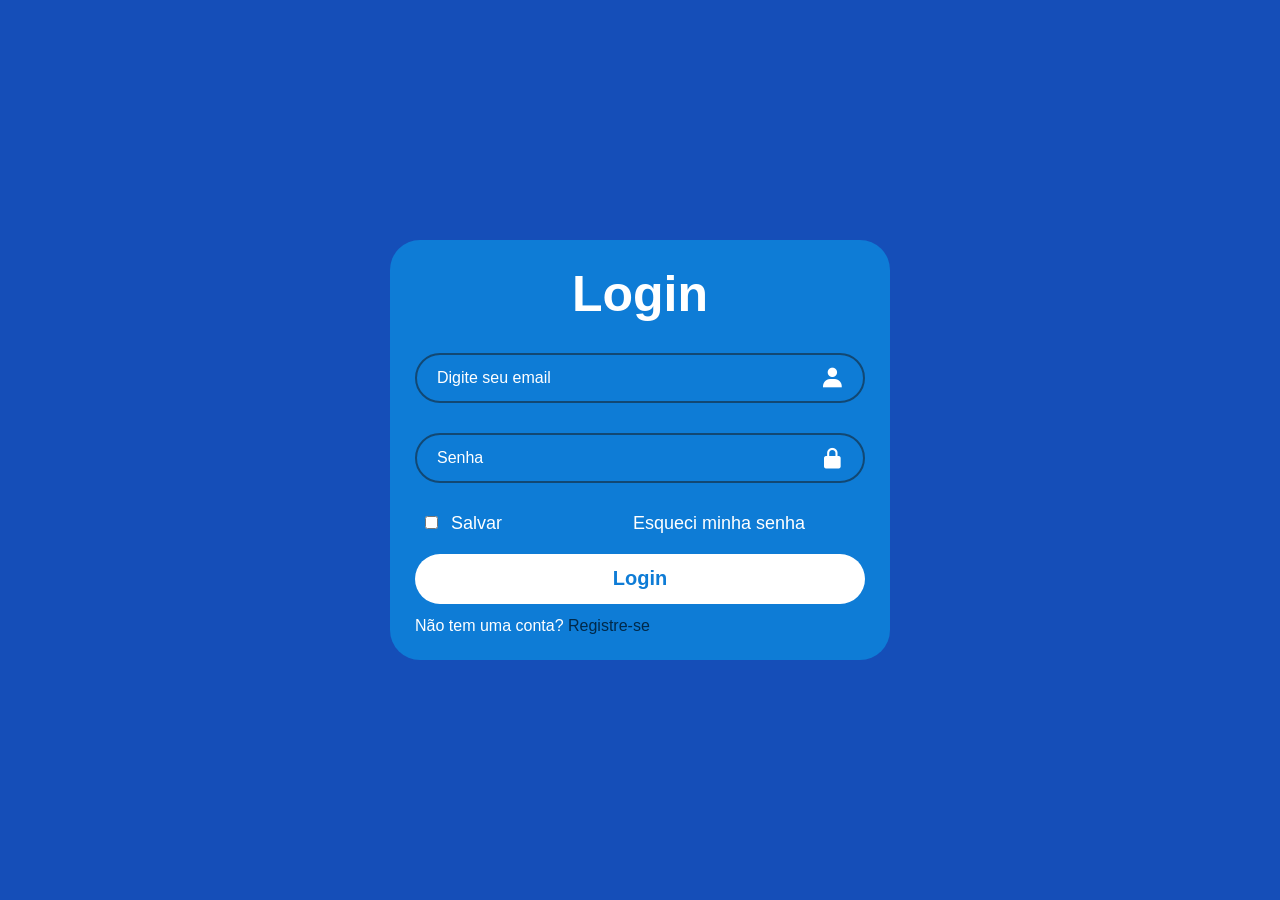
<file: Sistema de Login(Oficial)/index.html>
<!DOCTYPE html>
<html lang="pt-br">
<head>
    <meta charset="UTF-8">
    <meta name="viewport" content="width=device-width, initial-scale=1.0">
    <title>Pagina Inicial</title>
    <link rel="stylesheet" href="style.css">
    <link href='https://unpkg.com/boxicons@2.1.4/css/boxicons.min.css' rel='stylesheet'>
</head>
<body>
    <div class="cadastro">
        <form id="loginForm">
            <h1>Login</h1>
            <div class="input-box">
                <input type="email" id="loginEmail" placeholder="Digite seu email" required>
                <i class='bx bxs-user'></i>
            </div>
            <div class="input-box">
                <input type="password" id="loginPassword" placeholder="Senha" required>
                <i class='bx bxs-lock-alt'></i>
            </div>
            <div class="remember-forgot">
                <label> <input type="checkbox"> Salvar</label>
                <a href="senha.html">Esqueci minha senha</a>
            </div>
            <button class="btn" type="submit">Login</button>
            <div class="register-link">
                <p>Não tem uma conta? <a href="cadastro.html">Registre-se</a></p>
            </div>
        </form>
    </div>

    <script src="app.js"></script>
</body>
</html>
</file>
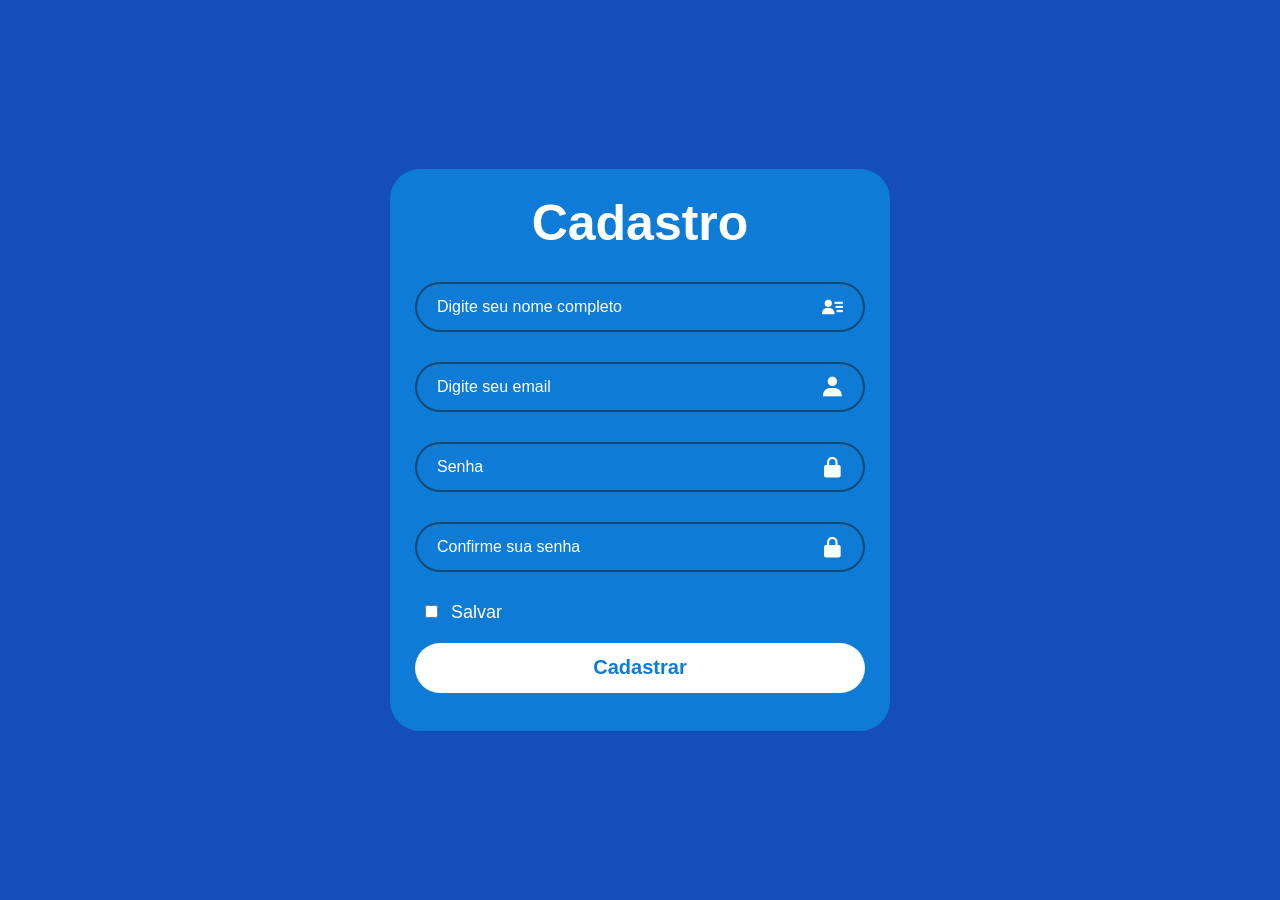
<file: Sistema de Login(Oficial)/cadastro.html>
<!DOCTYPE html>
<html lang="pt-br">
<head>
    <meta charset="UTF-8">
    <meta name="viewport" content="width=device-width, initial-scale=1.0">
    <title>Cadastro</title>
    <link rel="stylesheet" type="text/css" href="style.css">
    <link href='https://unpkg.com/boxicons@2.1.4/css/boxicons.min.css' rel='stylesheet'>
</head>
<body>
    <div class="cadastro">
        <form id="cadastroForm">
            <h1>Cadastro</h1>
            
            <div class="input-box">
                <input type="text" id="cadastroName" placeholder="Digite seu nome completo" required>
                <i class='bx bxs-user-detail'></i>
            </div>

            <div class="input-box">
                <input type="email" id="cadastroEmail" placeholder="Digite seu email" required>
                <i class='bx bxs-user'></i>
            </div>

            <div class="input-box">
                <input type="password" id="cadastroPassword" placeholder="Senha" required>
                <i class='bx bxs-lock-alt'></i>
            </div>

            <div class="input-box">
                <input type="password" id="cadastroConfirmPassword" placeholder="Confirme sua senha" required>
                <i class='bx bxs-lock-alt'></i>
            </div>

            <div class="remember-forgot">
                <label> <input type="checkbox"> Salvar</label>
            </div>

            <button class="btn2" type="submit">Cadastrar</button>
        </form>
    </div>

    <script src="app.js"></script>
</body>
</html>
</file>
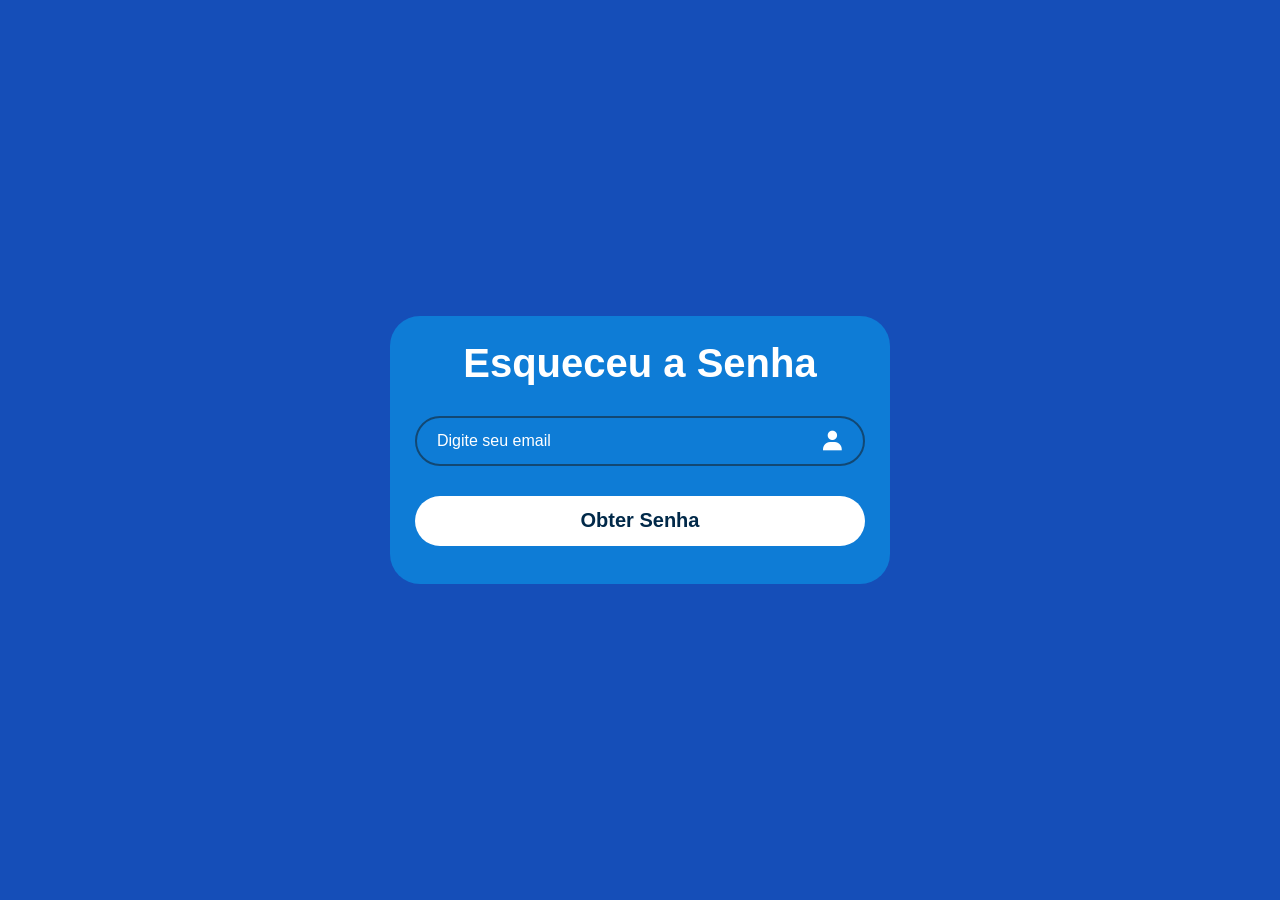
<file: Sistema de Login(Oficial)/senha.html>
<!DOCTYPE html>
<html lang="pt-br">
<head>
    <meta charset="UTF-8">
    <meta name="viewport" content="width=device-width, initial-scale=1.0">
    <title>Esqueceu a Senha</title>
    <link rel="stylesheet" href="senha.css">
    <link rel="stylesheet" type="text/css" href="senha.css">
    <link href='https://unpkg.com/boxicons@2.1.4/css/boxicons.min.css' rel='stylesheet'>
</head>
<body>
    <div class="cadastro">
        <form action="">
            <h1>Esqueceu a Senha</h1>
            <div class= "input-box">
                <input type="email" placeholder="Digite seu email" required>
                <i class='bx bxs-user'></i>
            </div>
            <button class="btn" type="submit"><a href="index.html">Obter Senha</a></button>
        </form>
    </div>
</body>
</html>
</file>
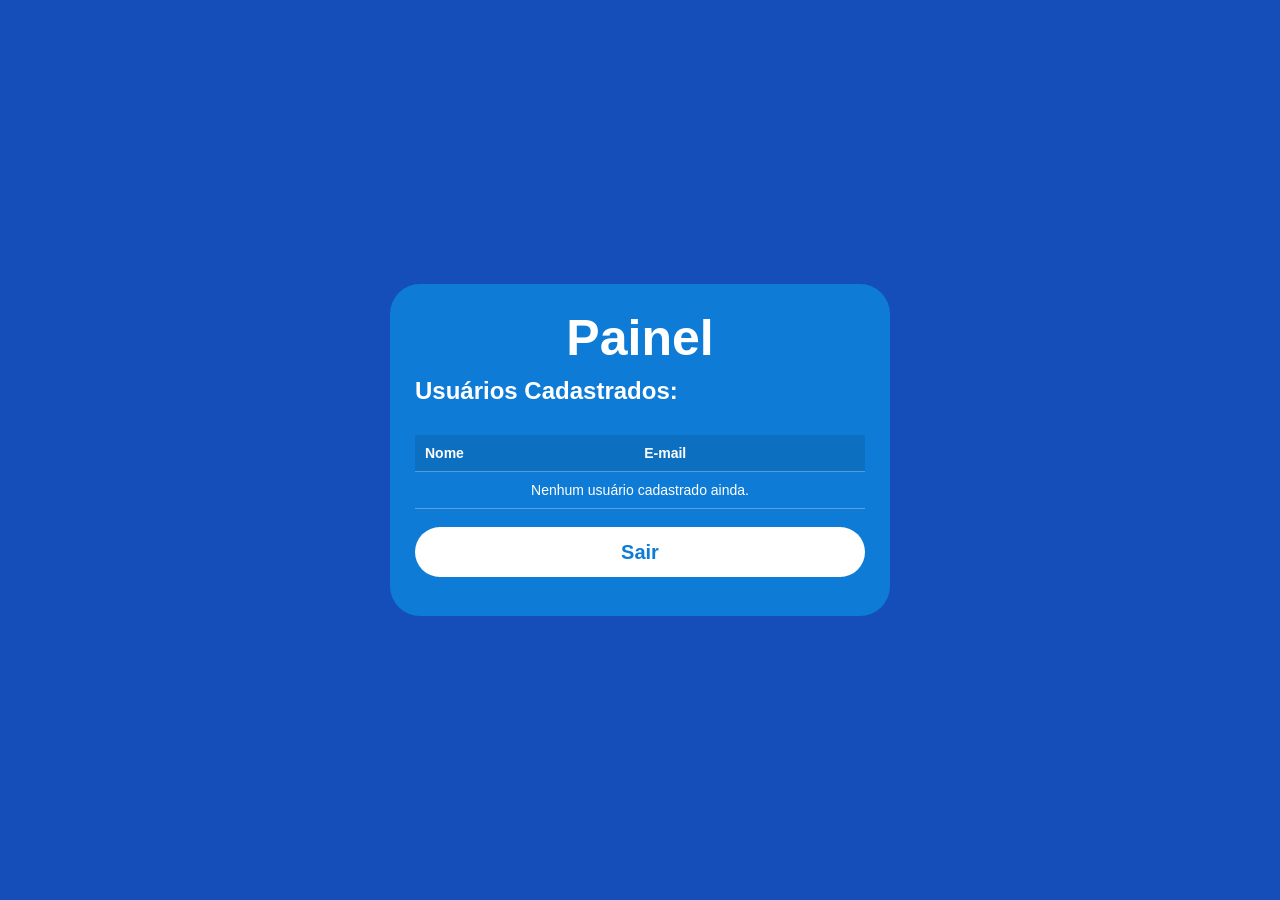
<file: Sistema de Login(Oficial)/usuarios.html>
<!DOCTYPE html>
<html lang="pt-br">
<head>
    <meta charset="UTF-8">
    <meta name="viewport" content="width=device-width, initial-scale=1.0">
    <title>Usuários Cadastrados</title>
    <link rel="stylesheet" type="text/css" href="style.css">
    <link href='https://unpkg.com/boxicons@2.1.4/css/boxicons.min.css' rel='stylesheet'>
    <style>
        /* Estilos extras simples para a tabela ficar organizada dentro do seu layout azul */
        .lista-container {
            margin-top: 20px;
            max-height: 200px;
            overflow-y: auto; /* Adiciona barra de rolagem se houver muitos usuários */
        }
        table {
            width: 100%;
            border-collapse: collapse;
            margin-top: 10px;
            color: #fff;
        }
        th, td {
            padding: 10px;
            text-align: left;
            border-bottom: 1px solid rgba(255, 255, 255, 0.3);
            font-size: 14px;
        }
        th {
            font-weight: 800;
            background: rgba(0, 0, 0, 0.1);
        }
    </style>
</head>
<body>
    <div class="cadastro">
        <h1>Painel</h1>
        <div class="input-box" style="height: auto; margin: 10px 0;">
            <h2>Usuários Cadastrados:</h2>
        </div>
        
        <div class="lista-container">
            <table>
                <thead>
                    <tr>
                        <th>Nome</th>
                        <th>E-mail</th>
                    </tr>
                </thead>
                <tbody id="tabelaUsuarios">
                    <tr>
                        <td colspan="2" style="text-align: center;">Carregando usuários...</td>
                    </tr>
                </tbody>
            </table>
        </div>

        <br>
        <button class="btn" onclick="window.location.href='index.html'">Sair</button>
    </div>

    <script src="app.js"></script>
</body>
</html>
</file>
<file: Sistema de Login(Oficial)/style.css>
*{
    margin: 0;
    padding: 0;
    box-sizing: border-box;
    font-family: 'Poppins', sans-serif;
}

body{
    display: flex;
    justify-content: center;
    align-items: center;
    min-height: 100vh;
    background: rgb(21, 78, 184);
}

.cadastro {
    border-radius: 30px;
    width: 500px;
    background: rgb(14, 124, 214);
    color: #fff;
    padding: 25px;
}

.cadastro h1 {
    text-align: center;
    font-size: 50px;
}

.cadastro .input-box {
    position: relative;
    width: 100%;
    height: 50px;
    margin: 30px 0;
}

.input-box input {
    width: 100%;
    height: 100%;
    background: transparent;
    border: none;
    outline: none;
    border: 2px solid rgba(22, 20, 18, 0.5);
    border-radius: 40px;
    font-size: 16px;
    color: #fff;
    padding: 20px 45px 20px 20px;
}

.input-box input::placeholder {
    color: #fff;
}

.input-box i {
    position: absolute;
    right: 20px;
    top:50%;
    transform: translateY(-50%);
    font-size: 25px;
}

.cadastro .remember-forgot {
    display: flex;
    justify-content: space-between;
    font-size: 18px;
    margin: 20px 10px 20px;
}

.remember-forgot label input {
    accent-color: #fff;
    margin-right: 8px;
}

.remember-forgot a {
    color: #fff;
    text-decoration: none;
    margin-right: 50px;
}

.remember-forgot a:hover {
    text-decoration: underline;
}

.cadastro .btn {
    width: 100%;
    height: 50px;
    background: #fff;
    color: rgb(14, 124, 214);
    border: none;
    outline: none;
    border-radius: 40px;
    box-sizing: 0 0 50px rgba(0, 0, 0, .1);
    font-size: 20px;
    font-weight: 800;
    cursor: pointer;
    margin-bottom: 10pt;
}

.cadastro .btn2 {
    width: 100%;
    height: 50px;
    background: #fff;
    color: rgb(14, 124, 214);
    border: none;
    outline: none;
    border-radius: 40px;
    box-sizing: 0 0 50px rgba(0, 0, 0, .1);
    font-size: 20px;
    font-weight: 800;
    cursor: pointer;
    margin-bottom: 10pt;
}

a {
    text-decoration: none;
    color: rgb(1, 41, 73);
}
</file>
<file: Sistema de Login(Oficial)/senha.css>
*{
    margin: 0;
    padding: 0;
    box-sizing: border-box;
    font-family: 'Poppins', sans-serif;
}

body{
    display: flex;
    justify-content: center;
    align-items: center;
    min-height: 100vh;
    background: rgb(21, 78, 184);
}

.cadastro {
    border-radius: 30px;
    width: 500px;
    background: rgb(14, 124, 214);
    color: #fff;
    padding: 25px;
}

.cadastro h1 {
    text-align: center;
    font-size: 40px;
}

.cadastro .input-box {
    position: relative;
    width: 100%;
    height: 50px;
    margin: 30px 0;
}

.input-box input {
    width: 100%;
    height: 100%;
    background: transparent;
    border: none;
    outline: none;
    border: 2px solid rgba(22, 20, 18, 0.5);
    border-radius: 40px;
    font-size: 16px;
    color: #fff;
    padding: 20px 45px 20px 20px;
}

.input-box input::placeholder {
    color: #fff;
}

.input-box i {
    position: absolute;
    right: 20px;
    top:50%;
    transform: translateY(-50%);
    font-size: 25px;
}

.cadastro .remember-forgot {
    display: flex;
    justify-content: space-between;
    font-size: 18px;
    margin: 20px 10px 20px;
}

.remember-forgot label input {
    accent-color: #fff;
    margin-right: 8px;
}

.remember-forgot a {
    color: #fff;
    text-decoration: none;
    margin-right: 50px;
}

.remember-forgot a:hover {
    text-decoration: underline;
}

.cadastro .btn {
    width: 100%;
    height: 50px;
    background: #fff;
    color: rgb(14, 124, 214);
    border: none;
    outline: none;
    border-radius: 40px;
    box-sizing: 0 0 50px rgba(0, 0, 0, .1);
    font-size: 20px;
    font-weight: 800;
    cursor: pointer;
    margin-bottom: 10pt;
}

.cadastro .btn2 {
    width: 100%;
    height: 50px;
    background: #fff;
    color: rgb(14, 124, 214);
    border: none;
    outline: none;
    border-radius: 40px;
    box-sizing: 0 0 50px rgba(0, 0, 0, .1);
    font-size: 20px;
    font-weight: 800;
    cursor: pointer;
    margin-bottom: 10pt;
}

a {
    text-decoration: none;
    color: rgb(1, 41, 73);
}
</file>
